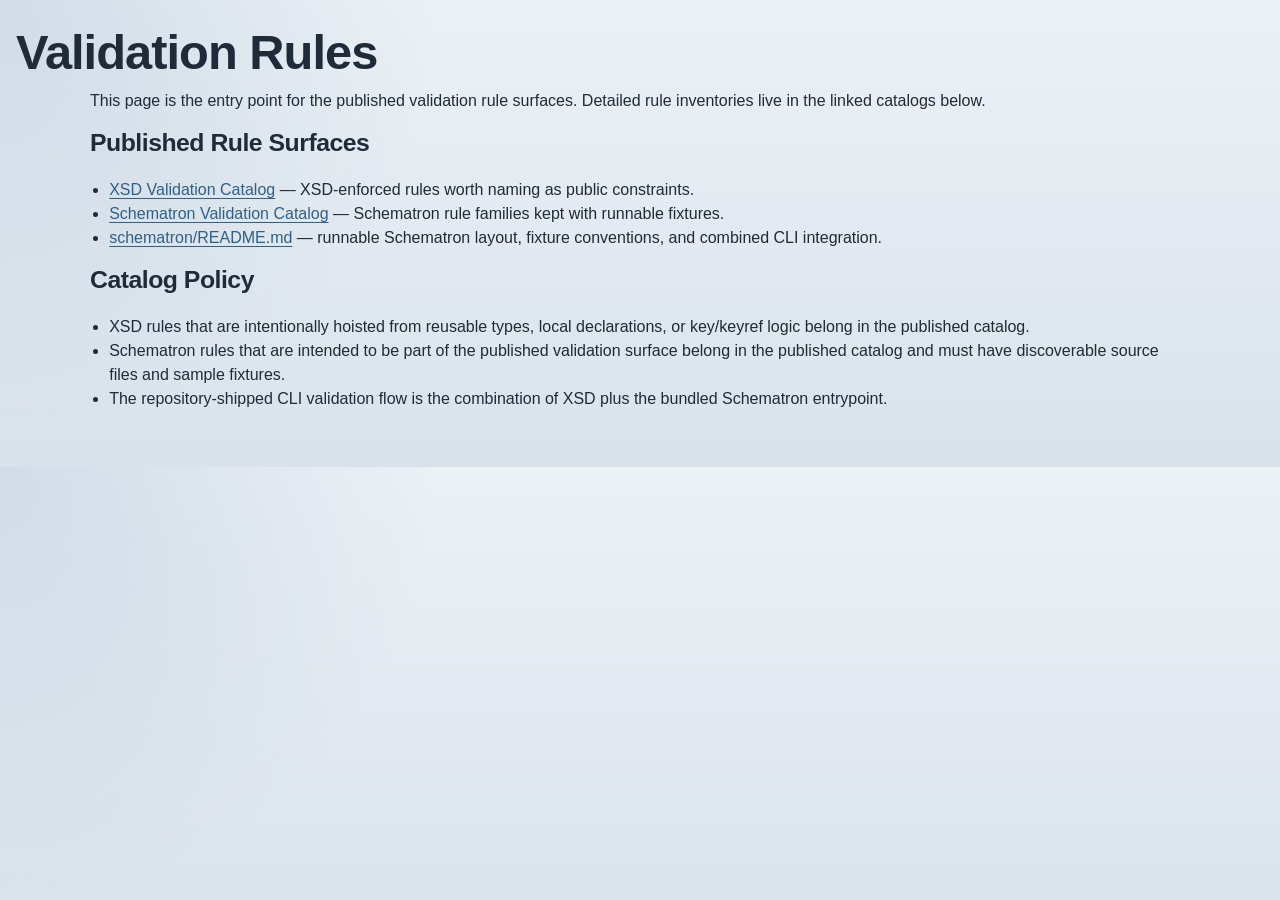
<file: docs/validation/index.html>
<!DOCTYPE html>
<html lang="en">
<head>
  <meta charset="utf-8">
  <meta name="viewport" content="width=device-width, initial-scale=1">
  <title>Validation Rules</title>
  <link rel="stylesheet" href="assets/catalog.css">
</head>
<body>
  <h1>Validation Rules</h1>

  <p>This page is the entry point for the published validation rule surfaces. Detailed rule inventories live in the linked catalogs below.</p>

  <h2>Published Rule Surfaces</h2>

  <ul>
    <li><a href="xsd-catalog.html">XSD Validation Catalog</a> — XSD-enforced rules worth naming as public constraints.</li>
    <li><a href="schematron-catalog.html">Schematron Validation Catalog</a> — Schematron rule families kept with runnable fixtures.</li>
    <li><a href="../../schematron/README.md">schematron/README.md</a> — runnable Schematron layout, fixture conventions, and combined CLI integration.</li>
  </ul>

  <h2>Catalog Policy</h2>

  <ul>
    <li>XSD rules that are intentionally hoisted from reusable types, local declarations, or key/keyref logic belong in the published catalog.</li>
    <li>Schematron rules that are intended to be part of the published validation surface belong in the published catalog and must have discoverable source files and sample fixtures.</li>
    <li>The repository-shipped CLI validation flow is the combination of XSD plus the bundled Schematron entrypoint.</li>
  </ul>
</body>
</html>
</file>
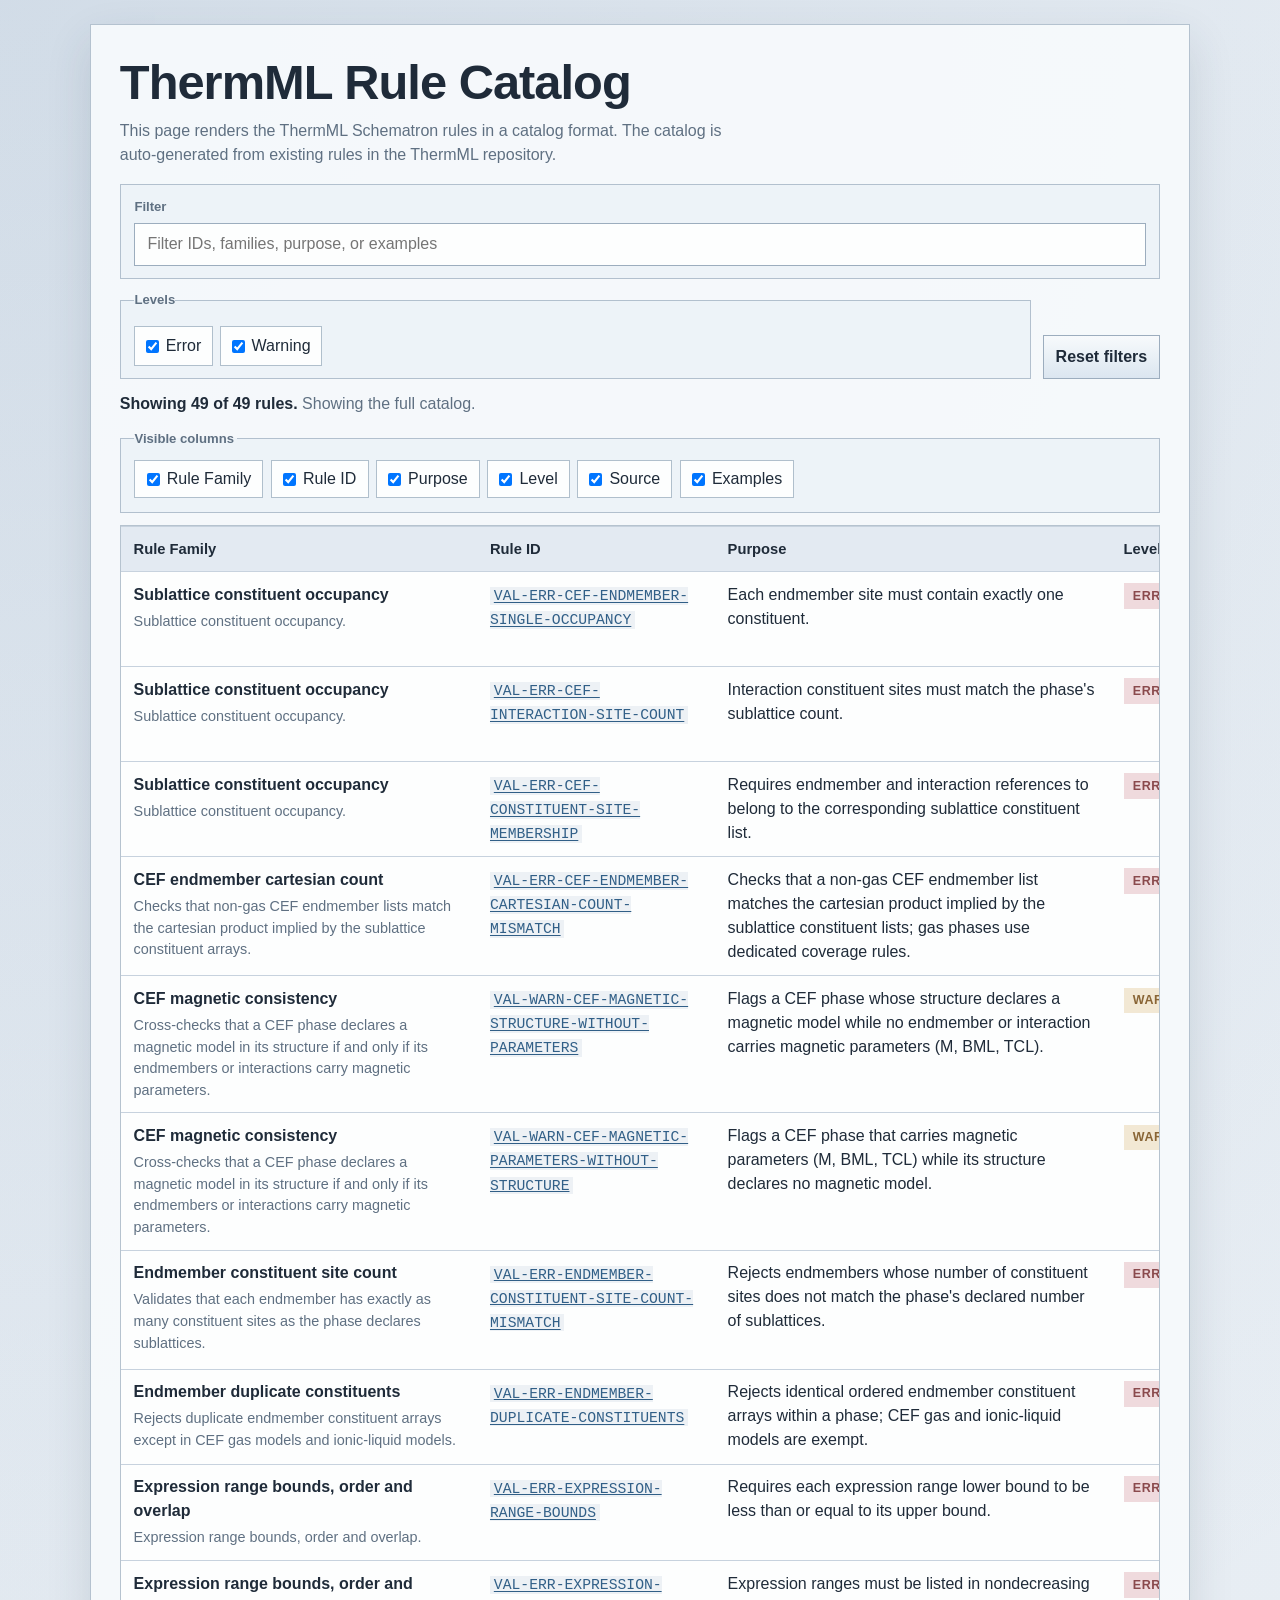
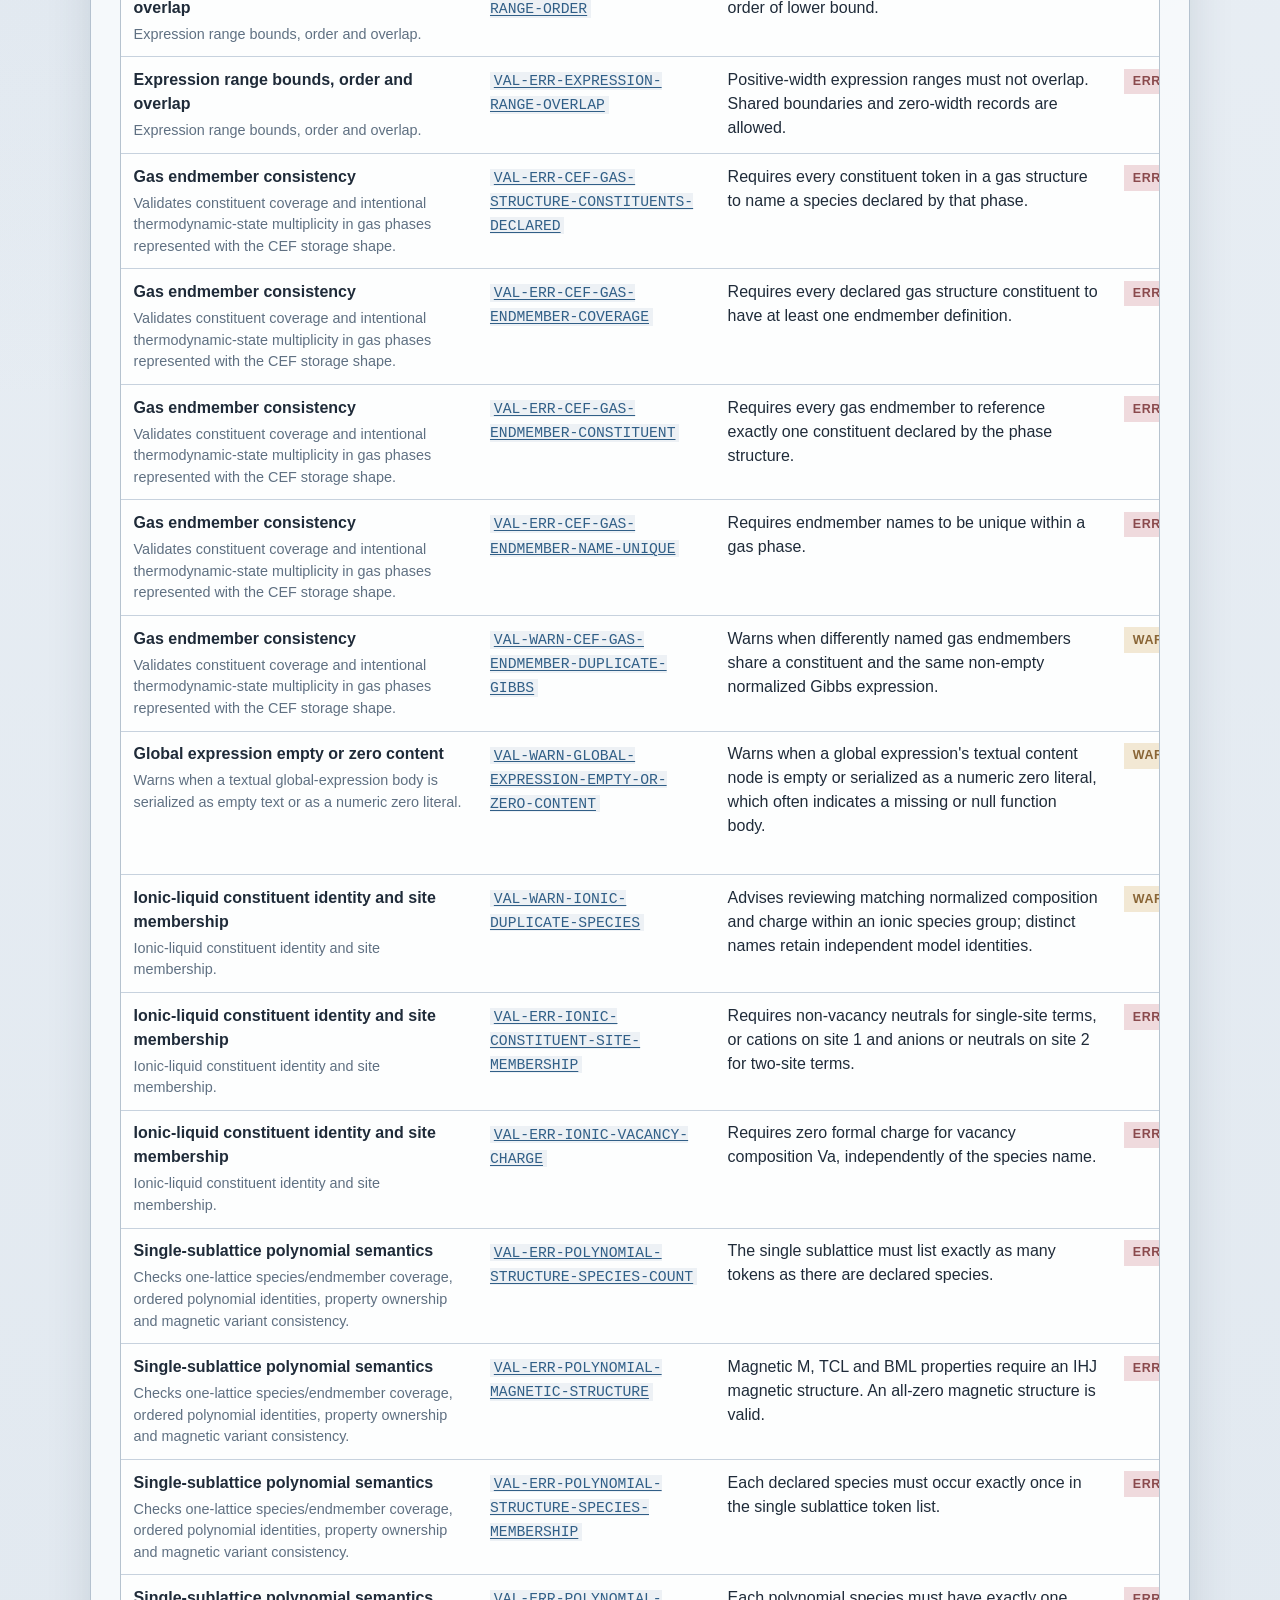
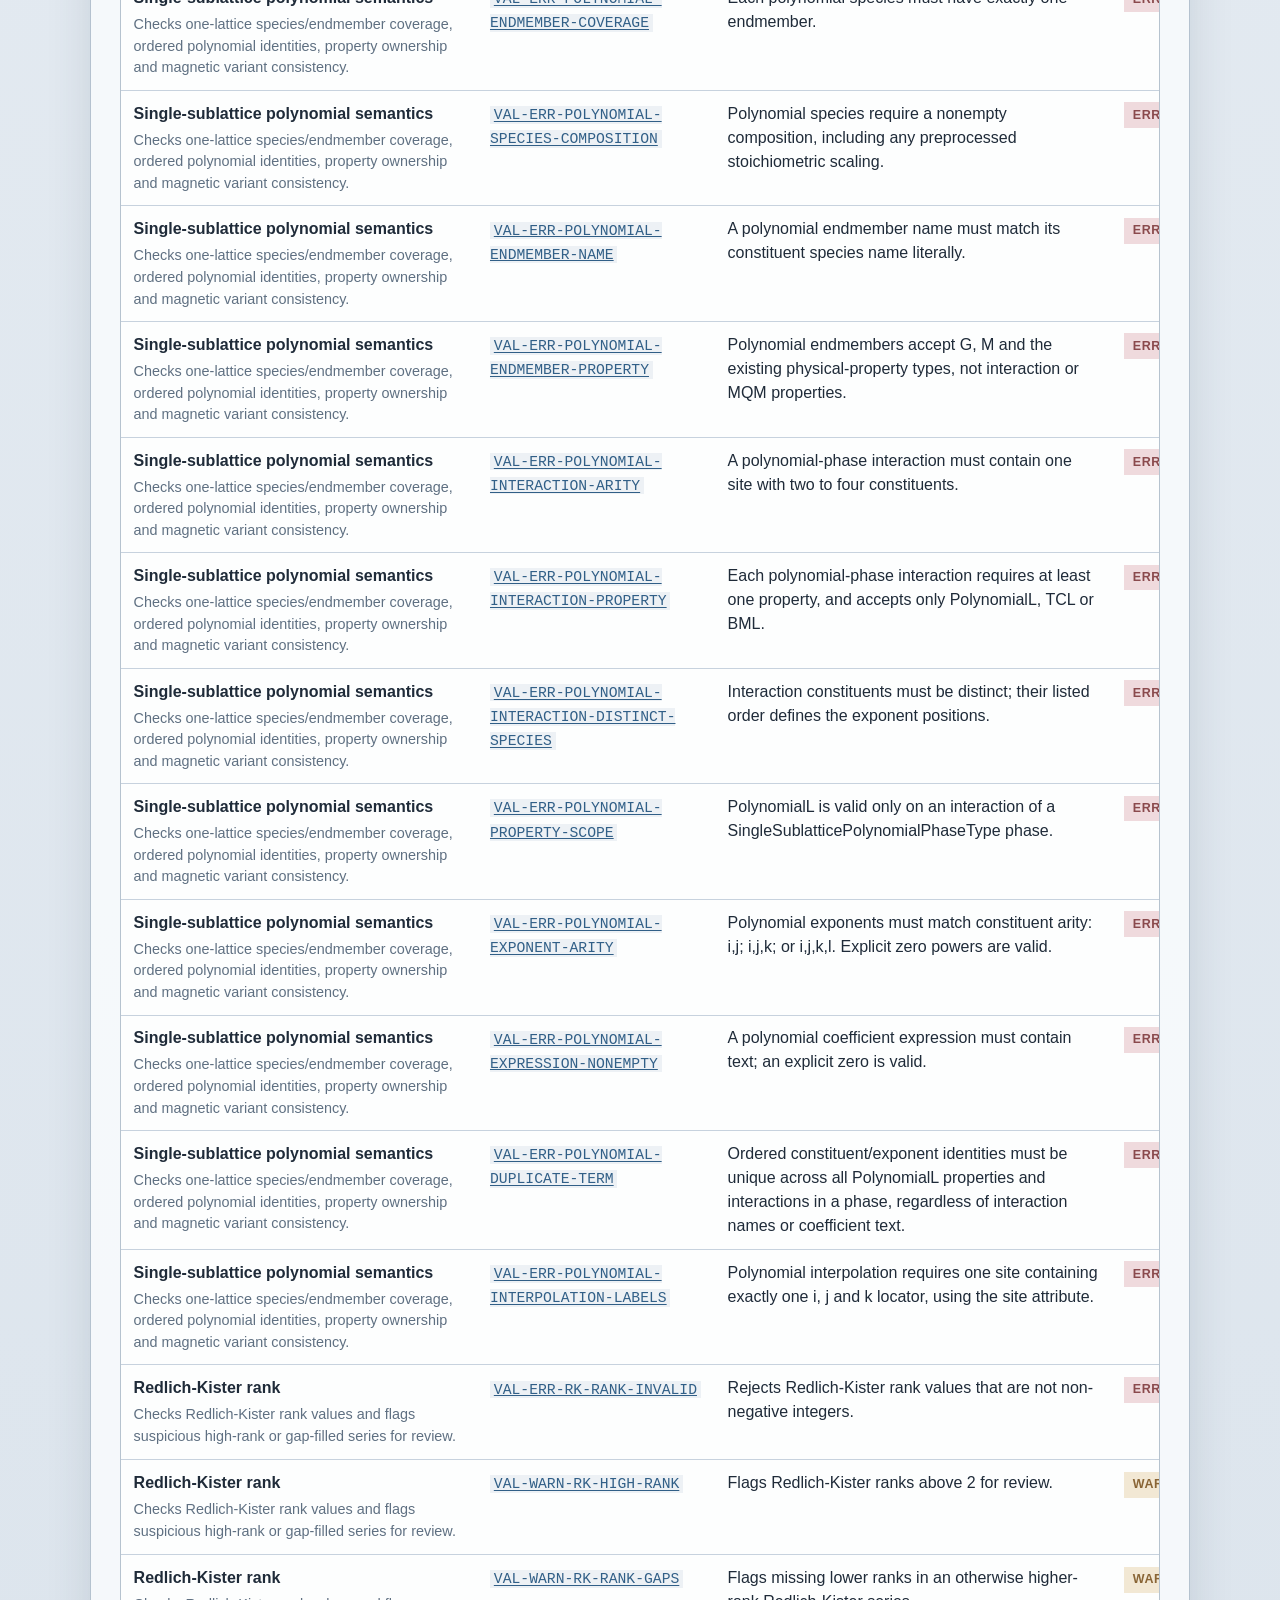
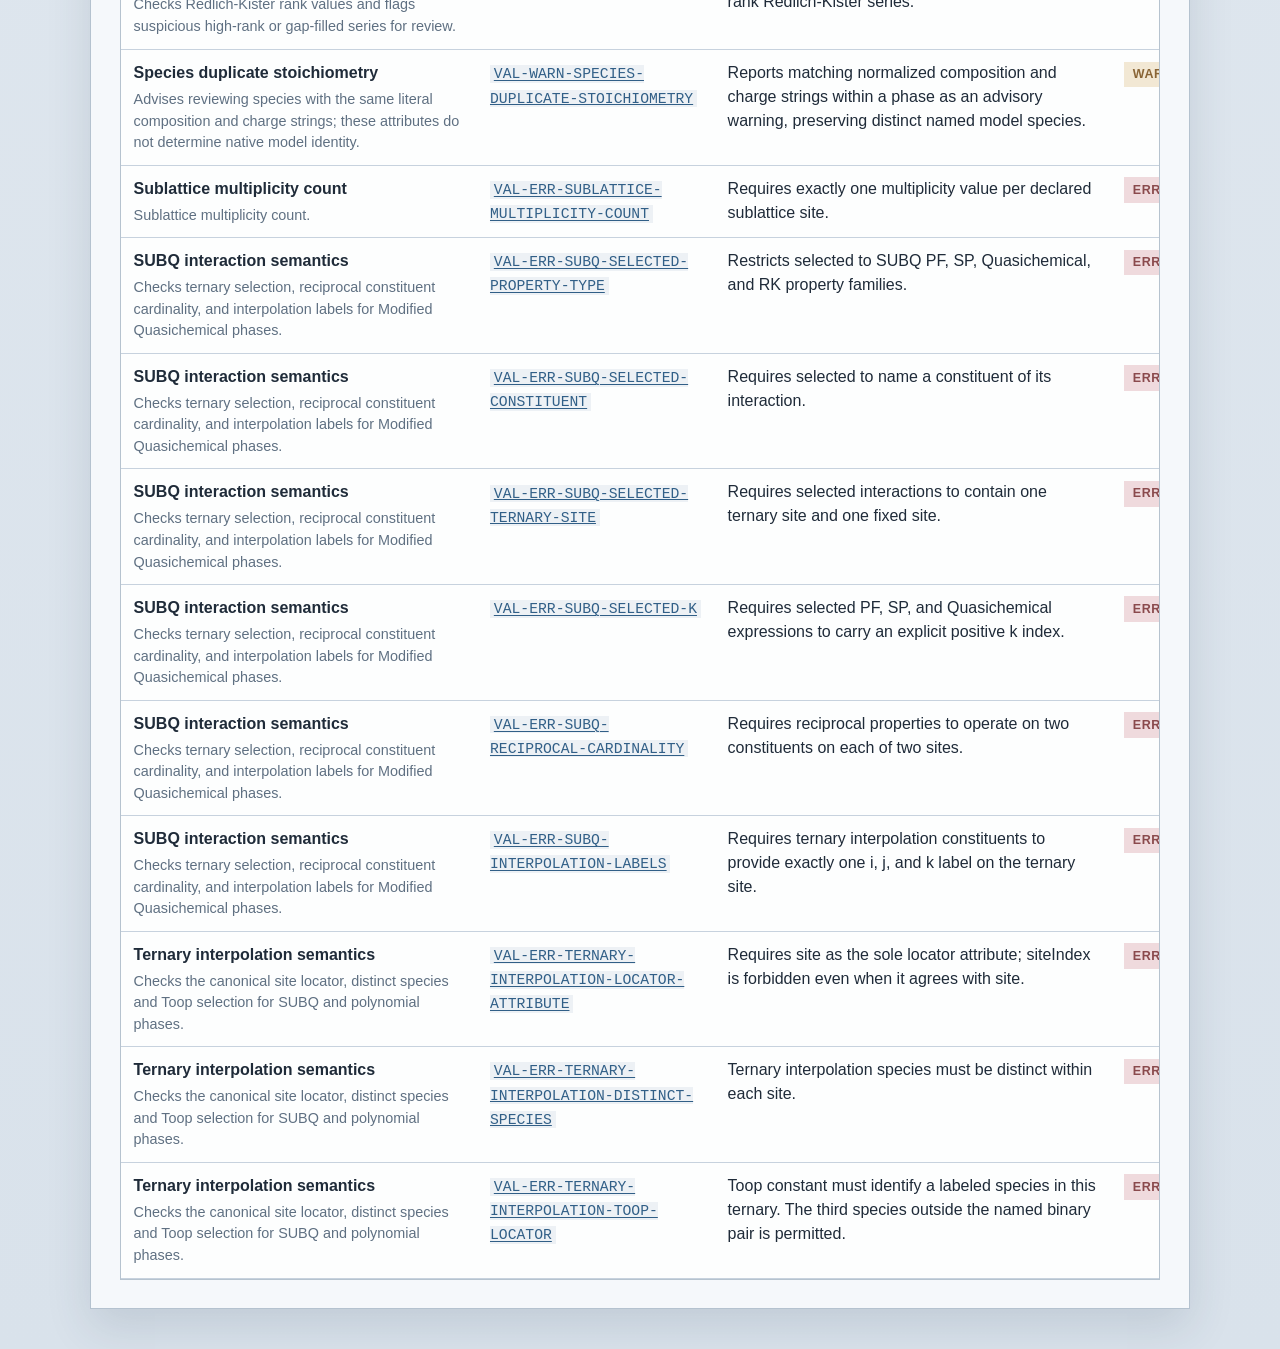
<file: docs/validation/schematron-catalog.html>
<!DOCTYPE html>
<html lang="en">
<head>
  <meta charset="utf-8">
  <meta name="viewport" content="width=device-width, initial-scale=1">
  <title>ThermML Rule Catalog</title>
  <link rel="stylesheet" href="assets/catalog.css">
</head>
<body class="catalog-page">
  <main class="catalog-shell">
    <header class="hero">
      <h1>ThermML Rule Catalog</h1>
      <p class="hero-copy">This page renders the ThermML Schematron rules in a catalog format. The catalog is auto-generated from existing rules in the ThermML repository.</p>
    </header>

    <section class="control-panel" aria-label="Catalog filters">
      <label class="field search-field" for="catalog-search">
        <span class="field-label">Filter</span>
        <input id="catalog-search" type="search" placeholder="Filter IDs, families, purpose, or examples">
      </label>

      <fieldset class="field levels-field">
        <legend class="field-label">Levels</legend>
        <div class="toggle-group">
          <label class="toggle-option" for="level-error">
            <input id="level-error" type="checkbox" name="catalog-level" value="error" checked>
            <span>Error</span>
          </label>
          <label class="toggle-option" for="level-warning">
            <input id="level-warning" type="checkbox" name="catalog-level" value="warning" checked>
            <span>Warning</span>
          </label>
        </div>
      </fieldset>

      <div class="actions">
        <button id="catalog-reset" type="button">Reset filters</button>
      </div>
    </section>

    <p class="results-meta">
      <strong id="catalog-result-count"></strong>
      <span id="catalog-active-filters"></span>
    </p>

    <p id="catalog-error" class="catalog-error" hidden></p>

    <fieldset class="column-panel" aria-label="Visible table columns">
      <legend class="field-label">Visible columns</legend>
      <div class="column-options">
        <label class="column-option" for="column-family-toggle">
          <input id="column-family-toggle" type="checkbox" data-column-toggle="family" checked>
          <span>Rule Family</span>
        </label>
        <label class="column-option" for="column-rule-id-toggle">
          <input id="column-rule-id-toggle" type="checkbox" data-column-toggle="rule-id" checked>
          <span>Rule ID</span>
        </label>
        <label class="column-option" for="column-purpose-toggle">
          <input id="column-purpose-toggle" type="checkbox" data-column-toggle="purpose" checked>
          <span>Purpose</span>
        </label>
        <label class="column-option" for="column-level-toggle">
          <input id="column-level-toggle" type="checkbox" data-column-toggle="level" checked>
          <span>Level</span>
        </label>
        <label class="column-option" for="column-source-toggle">
          <input id="column-source-toggle" type="checkbox" data-column-toggle="source" checked>
          <span>Source</span>
        </label>
        <label class="column-option" for="column-examples-toggle">
          <input id="column-examples-toggle" type="checkbox" data-column-toggle="examples" checked>
          <span>Examples</span>
        </label>
      </div>
    </fieldset>

    <div class="table-wrap">
      <table id="catalog-table">
        <colgroup>
          <col data-column="family" class="column-family">
          <col data-column="rule-id" class="column-rule-id">
          <col data-column="purpose" class="column-purpose">
          <col data-column="level" class="column-level">
          <col data-column="source" class="column-source">
          <col data-column="examples" class="column-examples">
        </colgroup>
        <thead>
          <tr>
            <th scope="col" data-column="family">Rule Family</th>
            <th scope="col" data-column="rule-id">Rule ID</th>
            <th scope="col" data-column="purpose">Purpose</th>
            <th scope="col" data-column="level">Level</th>
            <th scope="col" data-column="source">Source</th>
            <th scope="col" data-column="examples">Examples</th>
          </tr>
        </thead>
        <tbody id="catalog-table-body">
          <tr>
            <td colspan="6" class="empty-state">Loading catalog...</td>
          </tr>
        </tbody>
      </table>
    </div>

  </main>
  <script>
(() => {
  const catalogTable = document.getElementById("catalog-table");
  const tableBody = document.getElementById("catalog-table-body");
  const resultCount = document.getElementById("catalog-result-count");
  const activeFilters = document.getElementById("catalog-active-filters");
  const errorBanner = document.getElementById("catalog-error");
  const searchInput = document.getElementById("catalog-search");
  const levelInputs = Array.from(document.querySelectorAll('input[name="catalog-level"]'));
  const columnToggles = Array.from(document.querySelectorAll('[data-column-toggle]'));
  const resetButton = document.getElementById("catalog-reset");
  const hiddenColumns = new Set();
  let catalogRows = [];

  function createColumnCell(columnName) {
    const cell = document.createElement("td");
    cell.dataset.column = columnName;
    return cell;
  }

  function syncColumnVisibility() {
    const columnNames = uniqueSorted(
      Array.from(new Set(columnToggles.map((toggle) => toggle.dataset.columnToggle)))
    );

    columnNames.forEach((columnName) => {
      const isHidden = hiddenColumns.has(columnName);
      catalogTable
        .querySelectorAll(`[data-column="${columnName}"]`)
        .forEach((node) => node.classList.toggle("is-hidden", isHidden));

      const toggle = columnToggles.find((entry) => entry.dataset.columnToggle === columnName);
      if (toggle) {
        toggle.checked = !isHidden;
      }
    });
  }

  function uniqueSorted(values) {
    return Array.from(new Set(values)).sort((left, right) =>
      left.localeCompare(right, undefined, { sensitivity: "base" })
    );
  }

  function appendCodeLink(cell, label, href) {
    const code = document.createElement("code");
    const link = document.createElement("a");
    link.href = href;
    link.textContent = label;
    code.append(link);
    cell.append(code);
  }

  function createFamilyCell(row) {
    const cell = createColumnCell("family");
    cell.className = "family-cell";

    const title = document.createElement("strong");
    title.textContent = row.familyName;
    cell.append(title);

    const summary = document.createElement("div");
    summary.className = "family-summary";
    summary.textContent = row.familySummary;
    cell.append(summary);

    return cell;
  }

  function createRuleIdCell(row) {
    const cell = createColumnCell("rule-id");
    appendCodeLink(cell, row.ruleId, row.source.href);
    return cell;
  }

  function createLevelCell(row) {
    const cell = createColumnCell("level");
    const badge = document.createElement("span");
    badge.className = `level-badge level-${row.level}`;
    badge.textContent = row.level;
    cell.append(badge);
    return cell;
  }

  function createExamplesCell(row) {
    const cell = createColumnCell("examples");
    if (!row.examples.length) {
      cell.textContent = "No examples";
      return cell;
    }

    row.examples.forEach((example, index) => {
      appendCodeLink(cell, example.name, example.href);
      if (index < row.examples.length - 1) {
        cell.append(document.createTextNode(", "));
      }
    });
    return cell;
  }

  function renderRows(rows) {
    tableBody.replaceChildren();

    if (!rows.length) {
      const row = document.createElement("tr");
      const cell = document.createElement("td");
      cell.colSpan = 6;
      cell.className = "empty-state";
      cell.textContent = "No rules match the current filters.";
      row.append(cell);
      tableBody.append(row);
      return;
    }

    rows.forEach((entry) => {
      const row = document.createElement("tr");
      row.append(createFamilyCell(entry));
      row.append(createRuleIdCell(entry));

      const purposeCell = createColumnCell("purpose");
      purposeCell.textContent = entry.purpose;
      row.append(purposeCell);

      row.append(createLevelCell(entry));

      const sourceCell = createColumnCell("source");
      appendCodeLink(sourceCell, entry.source.label, entry.source.href);
      row.append(sourceCell);

      row.append(createExamplesCell(entry));
      tableBody.append(row);
    });

    syncColumnVisibility();
  }

  function selectedLevels() {
    return levelInputs.filter((input) => input.checked).map((input) => input.value);
  }

  function buildSearchBlob(row) {
    return [
      row.familyName,
      row.familySummary,
      row.ruleId,
      row.purpose,
      row.level,
      ...row.examples.map((example) => example.name),
    ]
      .join(" ")
      .toLowerCase();
  }

  function activeFilterText(search, levels) {
    const parts = [];
    if (search) {
      parts.push(`search "${search}"`);
    }
    if (levels.length && levels.length < levelInputs.length) {
      parts.push(`levels ${levels.join(" + ")}`);
    }
    return parts.length ? `Active filters: ${parts.join(", ")}.` : "Showing the full catalog.";
  }

  function syncResults(rows, filteredRows, search, levels) {
    resultCount.textContent = `Showing ${filteredRows.length} of ${rows.length} rules.`;
    activeFilters.textContent = activeFilterText(search, levels);
  }

  function applyFilters() {
    const search = searchInput.value.trim().toLowerCase();
    const levels = selectedLevels();

    const filteredRows = catalogRows.filter((row) => {
      if (levels.length && !levels.includes(row.level)) {
        return false;
      }
      if (!levels.length) {
        return false;
      }
      if (search && !buildSearchBlob(row).includes(search)) {
        return false;
      }
      return true;
    });

    renderRows(filteredRows);
    syncResults(catalogRows, filteredRows, searchInput.value.trim(), levels);
  }

  searchInput.addEventListener("input", applyFilters);
  levelInputs.forEach((input) => input.addEventListener("change", applyFilters));
  columnToggles.forEach((toggle) => {
    toggle.addEventListener("change", () => {
      const columnName = toggle.dataset.columnToggle;
      if (toggle.checked) {
        hiddenColumns.delete(columnName);
      } else {
        hiddenColumns.add(columnName);
      }
      syncColumnVisibility();
    });
  });
  resetButton.addEventListener("click", () => {
    searchInput.value = "";
    levelInputs.forEach((input) => {
      input.checked = true;
    });
    hiddenColumns.clear();
    syncColumnVisibility();
    applyFilters();
  });

  async function loadCatalog() {
    try {
      const response = await fetch("./schematron-catalog.json", { cache: "no-store" });
      if (!response.ok) {
        throw new Error(`HTTP ${response.status}`);
      }

      const payload = await response.json();
      catalogRows = Array.isArray(payload.rows) ? payload.rows : [];
      applyFilters();
    } catch (error) {
      errorBanner.hidden = false;
      errorBanner.textContent = `Failed to load schematron-catalog.json: ${error}`;
      tableBody.replaceChildren();
      const row = document.createElement("tr");
      const cell = document.createElement("td");
      cell.colSpan = 6;
      cell.className = "empty-state";
      cell.textContent = "Catalog data could not be loaded.";
      row.append(cell);
      tableBody.append(row);
      resultCount.textContent = "No catalog data loaded.";
      activeFilters.textContent = "";
    }
  }

  loadCatalog();
  syncColumnVisibility();
})();

  </script>
</body>
</html>
</file>
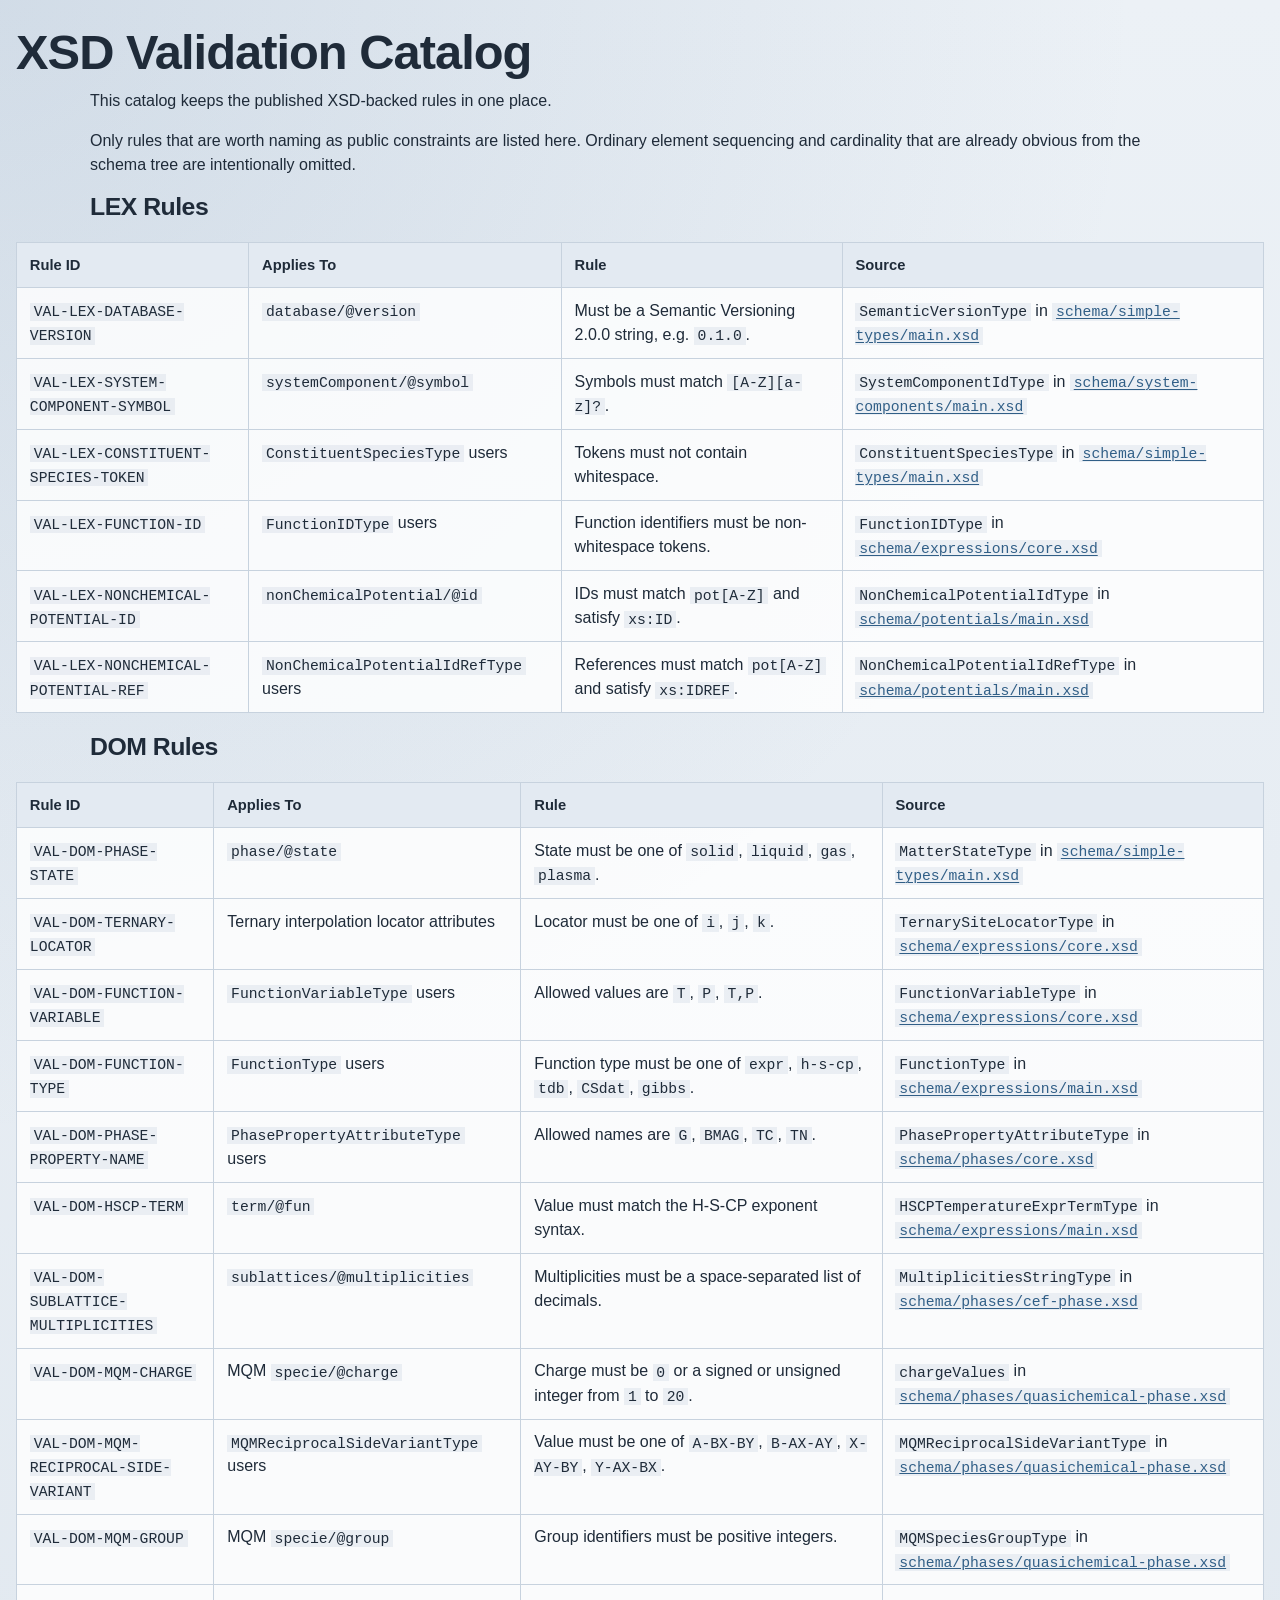
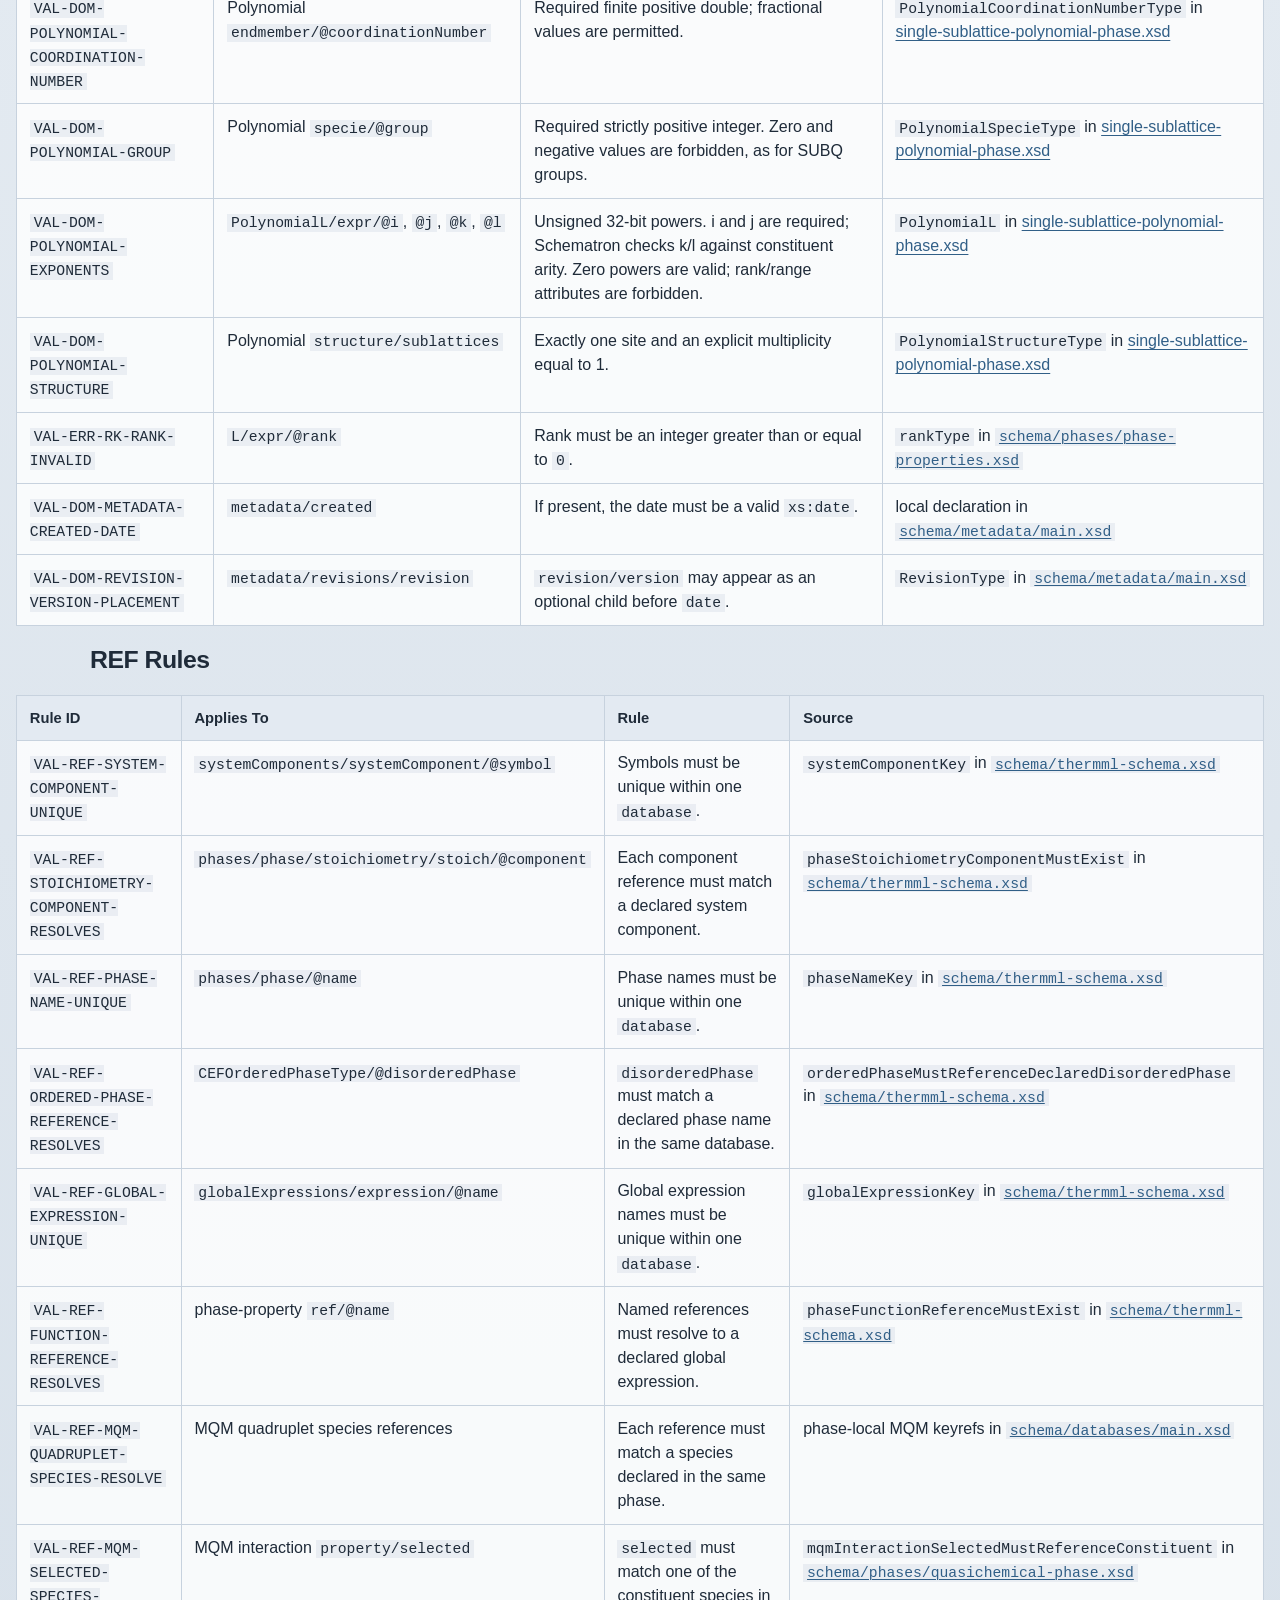
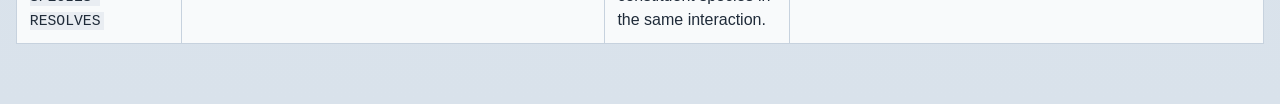
<file: docs/validation/xsd-catalog.html>
<!DOCTYPE html>
<html lang="en">
<head>
  <meta charset="utf-8">
  <meta name="viewport" content="width=device-width, initial-scale=1">
  <title>XSD Validation Catalog</title>
  <link rel="stylesheet" href="assets/catalog.css">
</head>
<body>
  <h1>XSD Validation Catalog</h1>

  <p>This catalog keeps the published XSD-backed rules in one place.</p>

  <p>Only rules that are worth naming as public constraints are listed here. Ordinary element sequencing and cardinality that are already obvious from the schema tree are intentionally omitted.</p>

  <h2>LEX Rules</h2>

  <table>
    <thead>
      <tr>
        <th>Rule ID</th>
        <th>Applies To</th>
        <th>Rule</th>
        <th>Source</th>
      </tr>
    </thead>
    <tbody>
      <tr>
        <td><code>VAL-LEX-DATABASE-VERSION</code></td>
        <td><code>database/@version</code></td>
        <td>Must be a Semantic Versioning 2.0.0 string, e.g. <code>0.1.0</code>.</td>
        <td><code>SemanticVersionType</code> in <code><a href="../../schema/simple-types/main.xsd">schema/simple-types/main.xsd</a></code></td>
      </tr>
      <tr>
        <td><code>VAL-LEX-SYSTEM-COMPONENT-SYMBOL</code></td>
        <td><code>systemComponent/@symbol</code></td>
        <td>Symbols must match <code>[A-Z][a-z]?</code>.</td>
        <td><code>SystemComponentIdType</code> in <code><a href="../../schema/system-components/main.xsd">schema/system-components/main.xsd</a></code></td>
      </tr>
      <tr>
        <td><code>VAL-LEX-CONSTITUENT-SPECIES-TOKEN</code></td>
        <td><code>ConstituentSpeciesType</code> users</td>
        <td>Tokens must not contain whitespace.</td>
        <td><code>ConstituentSpeciesType</code> in <code><a href="../../schema/simple-types/main.xsd">schema/simple-types/main.xsd</a></code></td>
      </tr>
      <tr>
        <td><code>VAL-LEX-FUNCTION-ID</code></td>
        <td><code>FunctionIDType</code> users</td>
        <td>Function identifiers must be non-whitespace tokens.</td>
        <td><code>FunctionIDType</code> in <code><a href="../../schema/expressions/core.xsd">schema/expressions/core.xsd</a></code></td>
      </tr>
      <tr>
        <td><code>VAL-LEX-NONCHEMICAL-POTENTIAL-ID</code></td>
        <td><code>nonChemicalPotential/@id</code></td>
        <td>IDs must match <code>pot[A-Z]</code> and satisfy <code>xs:ID</code>.</td>
        <td><code>NonChemicalPotentialIdType</code> in <code><a href="../../schema/potentials/main.xsd">schema/potentials/main.xsd</a></code></td>
      </tr>
      <tr>
        <td><code>VAL-LEX-NONCHEMICAL-POTENTIAL-REF</code></td>
        <td><code>NonChemicalPotentialIdRefType</code> users</td>
        <td>References must match <code>pot[A-Z]</code> and satisfy <code>xs:IDREF</code>.</td>
        <td><code>NonChemicalPotentialIdRefType</code> in <code><a href="../../schema/potentials/main.xsd">schema/potentials/main.xsd</a></code></td>
      </tr>
    </tbody>
  </table>

  <h2>DOM Rules</h2>

  <table>
    <thead>
      <tr>
        <th>Rule ID</th>
        <th>Applies To</th>
        <th>Rule</th>
        <th>Source</th>
      </tr>
    </thead>
    <tbody>
      <tr>
        <td><code>VAL-DOM-PHASE-STATE</code></td>
        <td><code>phase/@state</code></td>
        <td>State must be one of <code>solid</code>, <code>liquid</code>, <code>gas</code>, <code>plasma</code>.</td>
        <td><code>MatterStateType</code> in <code><a href="../../schema/simple-types/main.xsd">schema/simple-types/main.xsd</a></code></td>
      </tr>
      <tr>
        <td><code>VAL-DOM-TERNARY-LOCATOR</code></td>
        <td>Ternary interpolation locator attributes</td>
        <td>Locator must be one of <code>i</code>, <code>j</code>, <code>k</code>.</td>
        <td><code>TernarySiteLocatorType</code> in <code><a href="../../schema/expressions/core.xsd">schema/expressions/core.xsd</a></code></td>
      </tr>
      <tr>
        <td><code>VAL-DOM-FUNCTION-VARIABLE</code></td>
        <td><code>FunctionVariableType</code> users</td>
        <td>Allowed values are <code>T</code>, <code>P</code>, <code>T,P</code>.</td>
        <td><code>FunctionVariableType</code> in <code><a href="../../schema/expressions/core.xsd">schema/expressions/core.xsd</a></code></td>
      </tr>
      <tr>
        <td><code>VAL-DOM-FUNCTION-TYPE</code></td>
        <td><code>FunctionType</code> users</td>
        <td>Function type must be one of <code>expr</code>, <code>h-s-cp</code>, <code>tdb</code>, <code>CSdat</code>, <code>gibbs</code>.</td>
        <td><code>FunctionType</code> in <code><a href="../../schema/expressions/main.xsd">schema/expressions/main.xsd</a></code></td>
      </tr>
      <tr>
        <td><code>VAL-DOM-PHASE-PROPERTY-NAME</code></td>
        <td><code>PhasePropertyAttributeType</code> users</td>
        <td>Allowed names are <code>G</code>, <code>BMAG</code>, <code>TC</code>, <code>TN</code>.</td>
        <td><code>PhasePropertyAttributeType</code> in <code><a href="../../schema/phases/core.xsd">schema/phases/core.xsd</a></code></td>
      </tr>
      <tr>
        <td><code>VAL-DOM-HSCP-TERM</code></td>
        <td><code>term/@fun</code></td>
        <td>Value must match the H-S-CP exponent syntax.</td>
        <td><code>HSCPTemperatureExprTermType</code> in <code><a href="../../schema/expressions/main.xsd">schema/expressions/main.xsd</a></code></td>
      </tr>
      <tr>
        <td><code>VAL-DOM-SUBLATTICE-MULTIPLICITIES</code></td>
        <td><code>sublattices/@multiplicities</code></td>
        <td>Multiplicities must be a space-separated list of decimals.</td>
        <td><code>MultiplicitiesStringType</code> in <code><a href="../../schema/phases/cef-phase.xsd">schema/phases/cef-phase.xsd</a></code></td>
      </tr>
      <tr>
        <td><code>VAL-DOM-MQM-CHARGE</code></td>
        <td>MQM <code>specie/@charge</code></td>
        <td>Charge must be <code>0</code> or a signed or unsigned integer from <code>1</code> to <code>20</code>.</td>
        <td><code>chargeValues</code> in <code><a href="../../schema/phases/quasichemical-phase.xsd">schema/phases/quasichemical-phase.xsd</a></code></td>
      </tr>
      <tr>
        <td><code>VAL-DOM-MQM-RECIPROCAL-SIDE-VARIANT</code></td>
        <td><code>MQMReciprocalSideVariantType</code> users</td>
        <td>Value must be one of <code>A-BX-BY</code>, <code>B-AX-AY</code>, <code>X-AY-BY</code>, <code>Y-AX-BX</code>.</td>
        <td><code>MQMReciprocalSideVariantType</code> in <code><a href="../../schema/phases/quasichemical-phase.xsd">schema/phases/quasichemical-phase.xsd</a></code></td>
      </tr>
      <tr>
        <td><code>VAL-DOM-MQM-GROUP</code></td>
        <td>MQM <code>specie/@group</code></td>
        <td>Group identifiers must be positive integers.</td>
        <td><code>MQMSpeciesGroupType</code> in <code><a href="../../schema/phases/quasichemical-phase.xsd">schema/phases/quasichemical-phase.xsd</a></code></td>
      </tr>
      <tr>
        <td><code>VAL-DOM-POLYNOMIAL-COORDINATION-NUMBER</code></td>
        <td>Polynomial <code>endmember/@coordinationNumber</code></td>
        <td>Required finite positive double; fractional values are permitted.</td>
        <td><code>PolynomialCoordinationNumberType</code> in <a href="../../schema/phases/single-sublattice-polynomial-phase.xsd">single-sublattice-polynomial-phase.xsd</a></td>
      </tr>
      <tr>
        <td><code>VAL-DOM-POLYNOMIAL-GROUP</code></td>
        <td>Polynomial <code>specie/@group</code></td>
        <td>Required strictly positive integer. Zero and negative values are forbidden, as for SUBQ groups.</td>
        <td><code>PolynomialSpecieType</code> in <a href="../../schema/phases/single-sublattice-polynomial-phase.xsd">single-sublattice-polynomial-phase.xsd</a></td>
      </tr>
      <tr>
        <td><code>VAL-DOM-POLYNOMIAL-EXPONENTS</code></td>
        <td><code>PolynomialL/expr/@i</code>, <code>@j</code>, <code>@k</code>, <code>@l</code></td>
        <td>Unsigned 32-bit powers. i and j are required; Schematron checks k/l against constituent arity. Zero powers are valid; rank/range attributes are forbidden.</td>
        <td><code>PolynomialL</code> in <a href="../../schema/phases/single-sublattice-polynomial-phase.xsd">single-sublattice-polynomial-phase.xsd</a></td>
      </tr>
      <tr>
        <td><code>VAL-DOM-POLYNOMIAL-STRUCTURE</code></td>
        <td>Polynomial <code>structure/sublattices</code></td>
        <td>Exactly one site and an explicit multiplicity equal to 1.</td>
        <td><code>PolynomialStructureType</code> in <a href="../../schema/phases/single-sublattice-polynomial-phase.xsd">single-sublattice-polynomial-phase.xsd</a></td>
      </tr>
      <tr>
        <td><code>VAL-ERR-RK-RANK-INVALID</code></td>
        <td><code>L/expr/@rank</code></td>
        <td>Rank must be an integer greater than or equal to <code>0</code>.</td>
        <td><code>rankType</code> in <code><a href="../../schema/phases/phase-properties.xsd">schema/phases/phase-properties.xsd</a></code></td>
      </tr>
      <tr>
        <td><code>VAL-DOM-METADATA-CREATED-DATE</code></td>
        <td><code>metadata/created</code></td>
        <td>If present, the date must be a valid <code>xs:date</code>.</td>
        <td>local declaration in <code><a href="../../schema/metadata/main.xsd">schema/metadata/main.xsd</a></code></td>
      </tr>
      <tr>
        <td><code>VAL-DOM-REVISION-VERSION-PLACEMENT</code></td>
        <td><code>metadata/revisions/revision</code></td>
        <td><code>revision/version</code> may appear as an optional child before <code>date</code>.</td>
        <td><code>RevisionType</code> in <code><a href="../../schema/metadata/main.xsd">schema/metadata/main.xsd</a></code></td>
      </tr>
    </tbody>
  </table>

  <h2>REF Rules</h2>

  <table>
    <thead>
      <tr>
        <th>Rule ID</th>
        <th>Applies To</th>
        <th>Rule</th>
        <th>Source</th>
      </tr>
    </thead>
    <tbody>
      <tr>
        <td><code>VAL-REF-SYSTEM-COMPONENT-UNIQUE</code></td>
        <td><code>systemComponents/systemComponent/@symbol</code></td>
        <td>Symbols must be unique within one <code>database</code>.</td>
        <td><code>systemComponentKey</code> in <code><a href="../../schema/thermml-schema.xsd">schema/thermml-schema.xsd</a></code></td>
      </tr>
      <tr>
        <td><code>VAL-REF-STOICHIOMETRY-COMPONENT-RESOLVES</code></td>
        <td><code>phases/phase/stoichiometry/stoich/@component</code></td>
        <td>Each component reference must match a declared system component.</td>
        <td><code>phaseStoichiometryComponentMustExist</code> in <code><a href="../../schema/thermml-schema.xsd">schema/thermml-schema.xsd</a></code></td>
      </tr>
      <tr>
        <td><code>VAL-REF-PHASE-NAME-UNIQUE</code></td>
        <td><code>phases/phase/@name</code></td>
        <td>Phase names must be unique within one <code>database</code>.</td>
        <td><code>phaseNameKey</code> in <code><a href="../../schema/thermml-schema.xsd">schema/thermml-schema.xsd</a></code></td>
      </tr>
      <tr>
        <td><code>VAL-REF-ORDERED-PHASE-REFERENCE-RESOLVES</code></td>
        <td><code>CEFOrderedPhaseType/@disorderedPhase</code></td>
        <td><code>disorderedPhase</code> must match a declared phase name in the same database.</td>
        <td><code>orderedPhaseMustReferenceDeclaredDisorderedPhase</code> in <code><a href="../../schema/thermml-schema.xsd">schema/thermml-schema.xsd</a></code></td>
      </tr>
      <tr>
        <td><code>VAL-REF-GLOBAL-EXPRESSION-UNIQUE</code></td>
        <td><code>globalExpressions/expression/@name</code></td>
        <td>Global expression names must be unique within one <code>database</code>.</td>
        <td><code>globalExpressionKey</code> in <code><a href="../../schema/thermml-schema.xsd">schema/thermml-schema.xsd</a></code></td>
      </tr>
      <tr>
        <td><code>VAL-REF-FUNCTION-REFERENCE-RESOLVES</code></td>
        <td>phase-property <code>ref/@name</code></td>
        <td>Named references must resolve to a declared global expression.</td>
        <td><code>phaseFunctionReferenceMustExist</code> in <code><a href="../../schema/thermml-schema.xsd">schema/thermml-schema.xsd</a></code></td>
      </tr>
      <tr>
        <td><code>VAL-REF-MQM-QUADRUPLET-SPECIES-RESOLVE</code></td>
        <td>MQM quadruplet species references</td>
        <td>Each reference must match a species declared in the same phase.</td>
        <td>phase-local MQM keyrefs in <code><a href="../../schema/databases/main.xsd">schema/databases/main.xsd</a></code></td>
      </tr>
      <tr>
        <td><code>VAL-REF-MQM-SELECTED-SPECIES-RESOLVES</code></td>
        <td>MQM interaction <code>property/selected</code></td>
        <td><code>selected</code> must match one of the constituent species in the same interaction.</td>
        <td><code>mqmInteractionSelectedMustReferenceConstituent</code> in <code><a href="../../schema/phases/quasichemical-phase.xsd">schema/phases/quasichemical-phase.xsd</a></code></td>
      </tr>
    </tbody>
  </table>
</body>
</html>
</file>
<file: docs/validation/assets/catalog.css>
:root {
  --ink: #1f2b39;
  --muted: #5f7082;
  --page-top: #ecf1f6;
  --page-bottom: #d9e2eb;
  --panel: rgba(247, 250, 252, 0.94);
  --panel-strong: rgba(237, 243, 248, 0.98);
  --line: #c7d2de;
  --line-strong: #9cadbe;
  --accent: #315f87;
  --accent-soft: #dce9f4;
  --warning: #896536;
  --warning-soft: #f2e8d4;
  --error: #8a4a4d;
  --error-soft: #efdadd;
  --shadow: 0 18px 42px rgba(42, 64, 87, 0.14);
  --radius: 0px;
}

* {
  box-sizing: border-box;
}

body {
  margin: 0;
  padding: 1.5rem 1rem 2.5rem;
  font-family: "Aptos", "Segoe UI Variable", "Segoe UI", "Noto Sans", sans-serif;
  line-height: 1.5;
  color: var(--ink);
  background:
    radial-gradient(circle at top left, rgba(115, 146, 179, 0.22), transparent 32%),
    linear-gradient(180deg, var(--page-top) 0%, var(--page-bottom) 100%);
}

body > * {
  width: min(1100px, 100%);
  margin-left: auto;
  margin-right: auto;
}

h1,
h2 {
  line-height: 1.15;
  letter-spacing: -0.02em;
}

h1 {
  margin: 0 0 0.55rem;
  font-size: clamp(2rem, 4.3vw, 3.05rem);
}

h2 {
  margin-top: 0;
  font-size: clamp(1.2rem, 2vw, 1.55rem);
}

p,
ul,
table {
  margin-top: 0;
}

ul {
  padding-left: 1.2rem;
}

a {
  color: var(--accent);
  text-decoration-thickness: 0.08em;
  text-underline-offset: 0.16em;
}

a:hover {
  color: #254867;
}

code {
  padding: 0.05rem 0.24rem;
  border-radius: 0;
  font-family: Consolas, "SFMono-Regular", "Courier New", monospace;
  font-size: 0.92em;
  background: rgba(49, 95, 135, 0.08);
}

table {
  width: 100%;
  border-collapse: collapse;
  margin: 0.75rem 0 1.25rem;
  background: rgba(255, 255, 255, 0.82);
}

th,
td {
  padding: 0.68rem 0.8rem;
  border: 1px solid var(--line);
  text-align: left;
  vertical-align: top;
}

th {
  background: rgba(226, 234, 242, 0.96);
  font-size: 0.92rem;
}

.catalog-shell {
  padding: clamp(1rem, 2.4vw, 1.8rem);
  border: 1px solid rgba(156, 173, 190, 0.72);
  border-radius: 0;
  background: var(--panel);
  box-shadow: var(--shadow);
}

.hero {
  margin-bottom: 1rem;
}

.eyebrow {
  margin-bottom: 0.45rem;
  color: var(--muted);
  font-size: 0.82rem;
  text-transform: uppercase;
  letter-spacing: 0.1em;
}

.hero-copy {
  max-width: 70ch;
  color: var(--muted);
  margin-bottom: 0;
}

.control-panel {
  display: grid;
  grid-template-columns: minmax(260px, 1fr) auto;
  gap: 0.7rem;
  align-items: stretch;
  margin: 1.1rem 0 0.8rem;
}

.search-field {
  grid-column: 1 / -1;
}

.field {
  display: flex;
  flex-direction: column;
  gap: 0.35rem;
  min-width: 0;
  margin: 0;
  padding: 0.75rem 0.85rem;
  border: 1px solid rgba(156, 173, 190, 0.72);
  border-radius: 0;
  background: var(--panel-strong);
}

.field-label {
  color: var(--muted);
  font-size: 0.82rem;
  font-weight: 700;
}

.levels-field {
  padding-top: 0.55rem;
}

.levels-field legend {
  padding: 0;
  margin-bottom: 0.45rem;
}

.toggle-group {
  display: flex;
  flex-wrap: wrap;
  gap: 0.45rem;
  min-width: 0;
}

.toggle-option {
  display: inline-flex;
  align-items: center;
  gap: 0.4rem;
  min-height: 2.5rem;
  padding: 0.38rem 0.68rem;
  border: 1px solid rgba(156, 173, 190, 0.78);
  border-radius: 0;
  background: rgba(255, 255, 255, 0.9);
  white-space: nowrap;
}

.toggle-option input {
  margin: 0;
}

input[type="search"],
button {
  min-height: 2.55rem;
  border: 1px solid var(--line-strong);
  border-radius: 0;
  padding: 0.55rem 0.75rem;
  font: inherit;
  color: var(--ink);
  background: #fdfefe;
}

input[type="search"]:focus,
button:focus {
  outline: 2px solid rgba(49, 95, 135, 0.24);
  outline-offset: 2px;
}

button {
  cursor: pointer;
  font-weight: 700;
  background: linear-gradient(180deg, #f7fafc 0%, #dbe6f0 100%);
}

.actions {
  display: flex;
  align-items: stretch;
  align-self: end;
}

.results-meta {
  margin: 0 0 0.8rem;
  color: var(--muted);
}

.catalog-error {
  margin: 0 0 1rem;
  padding: 0.8rem 0.9rem;
  border: 1px solid rgba(138, 74, 77, 0.35);
  border-radius: 0;
  color: var(--error);
  background: var(--error-soft);
}

.column-panel {
  margin: 0 0 0.8rem;
  padding: 0.75rem 0.85rem 0.85rem;
  border: 1px solid rgba(156, 173, 190, 0.72);
  background: var(--panel-strong);
}

.column-panel legend {
  padding: 0 0.2rem 0 0;
}

.column-options {
  display: flex;
  flex-wrap: wrap;
  gap: 0.45rem;
}

.column-option {
  display: inline-flex;
  align-items: center;
  gap: 0.45rem;
  min-height: 2.35rem;
  padding: 0.35rem 0.7rem;
  border: 1px solid rgba(156, 173, 190, 0.78);
  background: rgba(255, 255, 255, 0.9);
  white-space: nowrap;
}

.column-option input {
  margin: 0;
}

.results-meta strong {
  color: var(--ink);
}

.table-wrap {
  overflow-x: auto;
  border: 1px solid rgba(156, 173, 190, 0.72);
  border-radius: 0;
  background: rgba(255, 255, 255, 0.82);
  box-shadow: inset 0 1px 0 rgba(255, 255, 255, 0.4);
}

.column-family {
  width: 27%;
}

.column-rule-id {
  width: 18%;
}

.column-purpose {
  width: 30%;
}

.column-level {
  width: 8%;
}

.column-source {
  width: 8%;
}

.column-examples {
  width: 9%;
}

.table-wrap table {
  margin: 0;
  border: 0;
  background: transparent;
  min-width: 1320px;
  table-layout: fixed;
}

.table-wrap th,
.table-wrap td {
  border-left: 0;
  border-right: 0;
}

.is-hidden {
  display: none;
}

.family-cell strong {
  display: block;
  margin-bottom: 0.25rem;
}

.family-summary {
  color: var(--muted);
  font-size: 0.9rem;
}

.level-badge {
  display: inline-flex;
  align-items: center;
  padding: 0.22rem 0.58rem;
  border-radius: 0;
  font-size: 0.78rem;
  font-weight: 700;
  text-transform: uppercase;
  letter-spacing: 0.04em;
}

.level-error {
  color: var(--error);
  background: var(--error-soft);
}

.level-warning {
  color: var(--warning);
  background: var(--warning-soft);
}

.empty-state {
  padding: 1.1rem 0.9rem;
  color: var(--muted);
  text-align: center;
}

.note-grid {
  display: grid;
  grid-template-columns: repeat(auto-fit, minmax(280px, 1fr));
  gap: 1rem;
}

.note-card {
  padding: 1rem 1.05rem;
  margin-top: 1rem;
  border: 1px solid rgba(156, 173, 190, 0.72);
  border-radius: var(--radius);
  background: rgba(255, 255, 255, 0.76);
  box-shadow: 0 10px 24px rgba(42, 64, 87, 0.08);
}

@media (max-width: 920px) {
  .control-panel {
    grid-template-columns: 1fr;
  }

  .actions {
    justify-content: flex-start;
  }
}

@media (max-width: 640px) {
  body {
    padding: 0.8rem 0.6rem 1.6rem;
  }

  .catalog-shell {
    border-radius: 0;
    padding: 0.85rem;
  }

  .note-grid {
    grid-template-columns: 1fr;
  }

  .toggle-group,
  .toggle-option,
  .column-option,
  .actions,
  .actions button {
    width: 100%;
  }

  .toggle-option {
    justify-content: center;
  }
}
</file>
